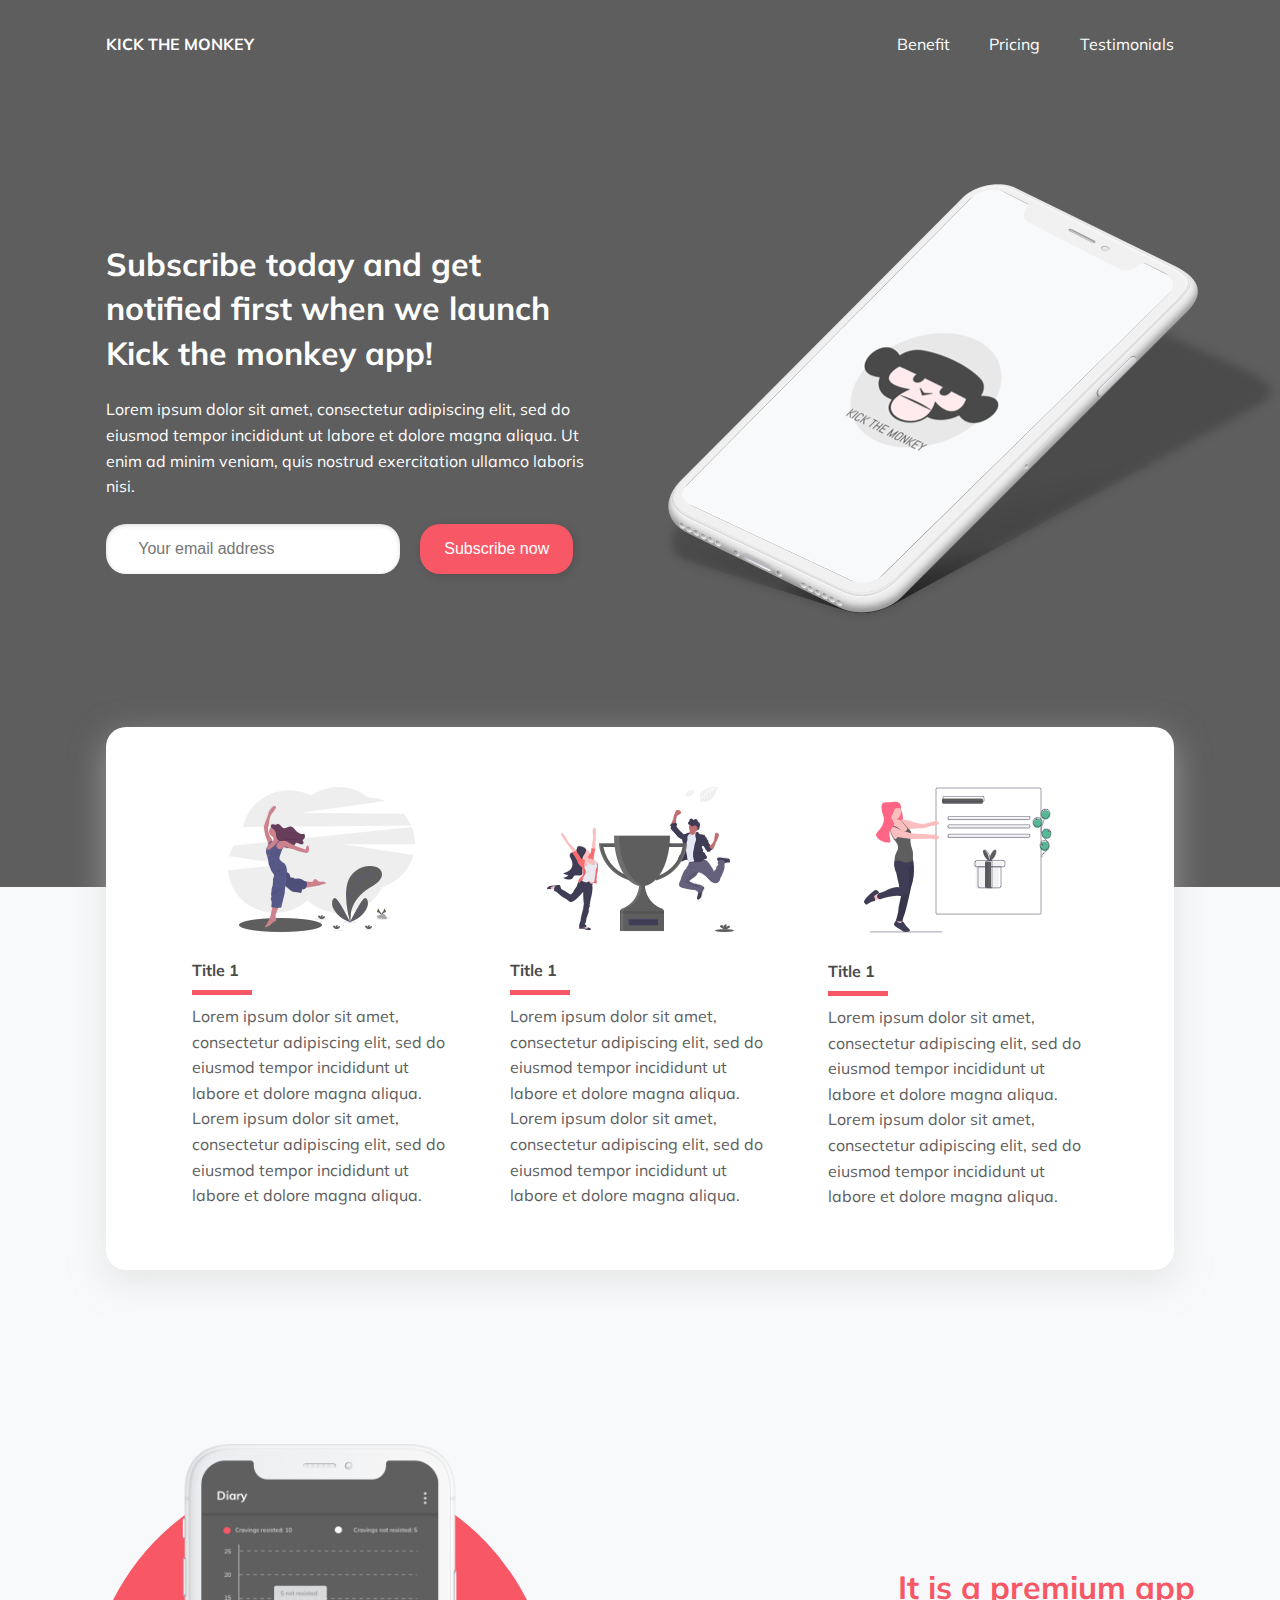
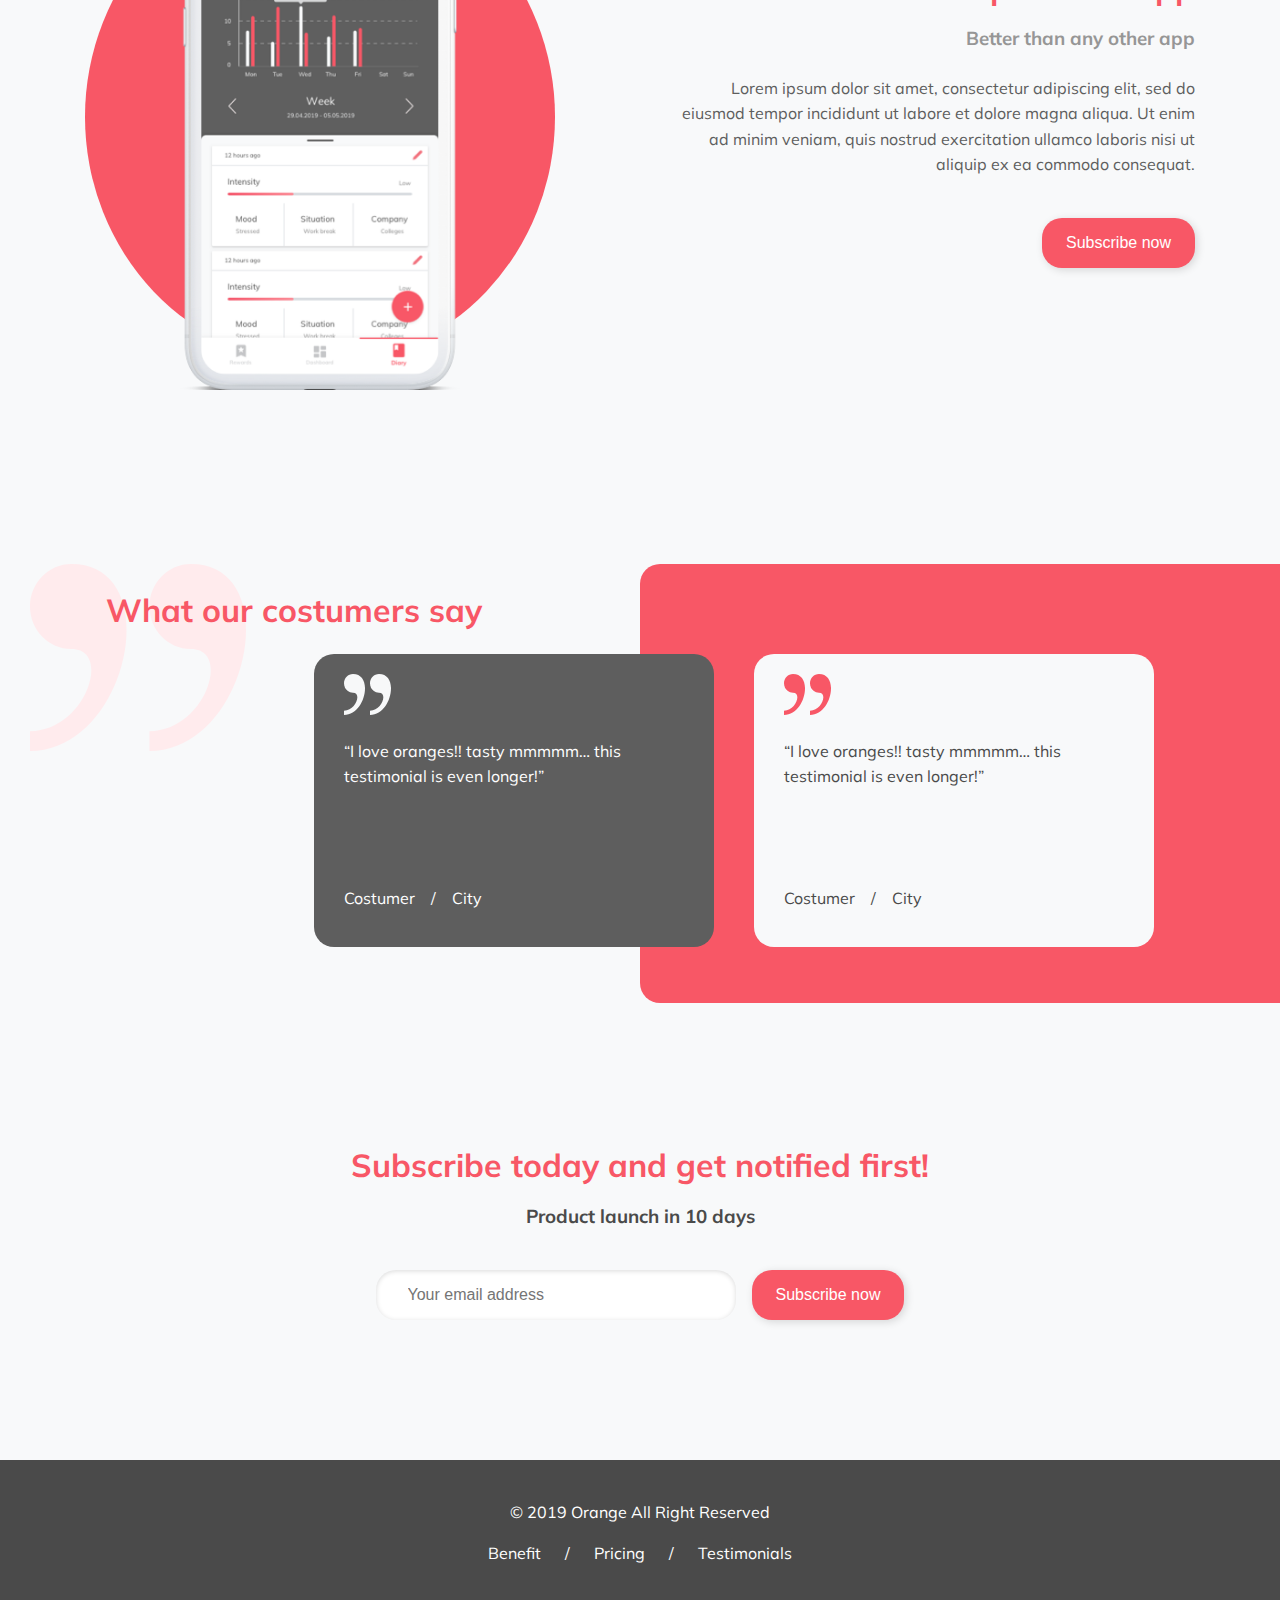
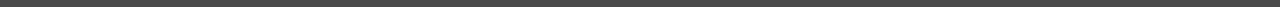
<file: index.html>
<!DOCTYPE html>
<html lang="en">
  <head>
    <meta charset="UTF-8" />
    <meta name="viewport" content="width=device-width, initial-scale=1.0" />
    <meta http-equiv="X-UA-Compatible" content="ie=edge" />
    <link rel="icon" href="./images/favicon.ico" type="image/x-icon" />
    <link
      href="https://fonts.googleapis.com/css?family=Muli:300,400,600,700,800"
      rel="stylesheet"
    />
    <link rel="stylesheet" href="./stylesheets/custom.css" />
    <title>Kick the monkey</title>
  </head>

  <body>
    <header>
      <nav>
        <p class="logo"><b>Kick the monkey</b></p>
        <div>
          <a href="#benefit">Benefit</a>
          <a href="#pricing">Pricing</a>
          <a href="#testimonials">Testimonials</a>
        </div>
      </nav>

      <div class="subscribe-now">
        <div class="subscribe-description">
          <h1>
            Subscribe today and get notified first when we launch Kick the
            monkey app!
          </h1>
          <p>
            Lorem ipsum dolor sit amet, consectetur adipiscing elit, sed do
            eiusmod tempor incididunt ut labore et dolore magna aliqua. Ut enim
            ad minim veniam, quis nostrud exercitation ullamco laboris nisi.
          </p>
          <form>
            <input type="text" placeholder="Your email address" />
            <button>Subscribe now</button>
          </form>
        </div>

        <div class="mockup-splash">
          <img src="./images/clay-white.png" alt="mockup" />
        </div>
      </div>
    </header>

    <section>
      <div class="promisse-section">
        <div class="promisse-box" id="benefit">
          <div class="promisse">
            <img src="./images/undraw-workout-gcgu.png" alt="workout" />
            <h4>Title 1</h4>
            <div class="divider"></div>
            <p>
              Lorem ipsum dolor sit amet, consectetur adipiscing elit, sed do
              eiusmod tempor incididunt ut labore et dolore magna aliqua. Lorem
              ipsum dolor sit amet, consectetur adipiscing elit, sed do eiusmod
              tempor incididunt ut labore et dolore magna aliqua.
            </p>
          </div>

          <div class="promisse">
            <img src="./images/undraw-winners-ao-2-o.png" alt="winners" />
            <h4>Title 1</h4>
            <div class="divider"></div>
            <p>
              Lorem ipsum dolor sit amet, consectetur adipiscing elit, sed do
              eiusmod tempor incididunt ut labore et dolore magna aliqua. Lorem
              ipsum dolor sit amet, consectetur adipiscing elit, sed do eiusmod
              tempor incididunt ut labore et dolore magna aliqua.
            </p>
          </div>
          <div class="promisse">
            <img src="./images/undraw-gift-card-6-ekc.png" alt="reward" />
            <h4>Title 1</h4>
            <div class="divider"></div>
            <p>
              Lorem ipsum dolor sit amet, consectetur adipiscing elit, sed do
              eiusmod tempor incididunt ut labore et dolore magna aliqua. Lorem
              ipsum dolor sit amet, consectetur adipiscing elit, sed do eiusmod
              tempor incididunt ut labore et dolore magna aliqua.
            </p>
          </div>
        </div>
      </div>

      <div class="premium-box" id="pricing">
        <div class="oval">
          <img src="./images/diary-mockup.png" alt="" />
        </div>
        <div class="premium-description">
          <h1>It is a premium app</h1>
          <h3>Better than any other app</h3>
          <p>
            Lorem ipsum dolor sit amet, consectetur adipiscing elit, sed do
            eiusmod tempor incididunt ut labore et dolore magna aliqua. Ut enim
            ad minim veniam, quis nostrud exercitation ullamco laboris nisi ut
            aliquip ex ea commodo consequat.
          </p>
          <button>Subscribe now</button>
        </div>
      </div>

      <div class="testimonials-section" id="testimonials">
        <h1>What our costumers say</h1>

        <div class="pink-bg"></div>

        <div class="testimonials">
          <div class="quote-1">
            <img src="./images/shape-1.svg" alt="quotation" />
            <div class="sentence">
              <p>
                “I love oranges!! tasty mmmmm… this testimonial is even longer!”
              </p>
            </div>
            <div class="costumer">
              <p>Costumer</p>
              <div class="quote-divider-one">/</div>
              <p>City</p>
            </div>
          </div>

          <div class="quote-2">
            <img src="./images/shape-2.svg" alt="quotation" />
            <div class="sentence">
              <p>
                “I love oranges!! tasty mmmmm… this testimonial is even longer!”
              </p>
            </div>
            <div class="costumer">
              <p>Costumer</p>
              <div class="quote-divider-two">/</div>
              <p>City</p>
            </div>
          </div>
        </div>
      </div>

      <div class="get-notified">
        <h1>Subscribe today and get notified first!</h1>
        <h3>Product launch in 10 days</h3>
        <div class="last-form">
          <input type="text" placeholder="Your email address" />
          <button>Subscribe now</button>
        </div>
      </div>
    </section>

    <footer>
      <p>© 2019 Orange All Right Reserved</p>
      <div class="bottom-links">
        <p>Benefit</p>
        <div class="links-divider">/</div>
        <p>Pricing</p>
        <div class="links-divider">/</div>
        <p>Testimonials</p>
      </div>
    </footer>
  </body>
</html>
</file>
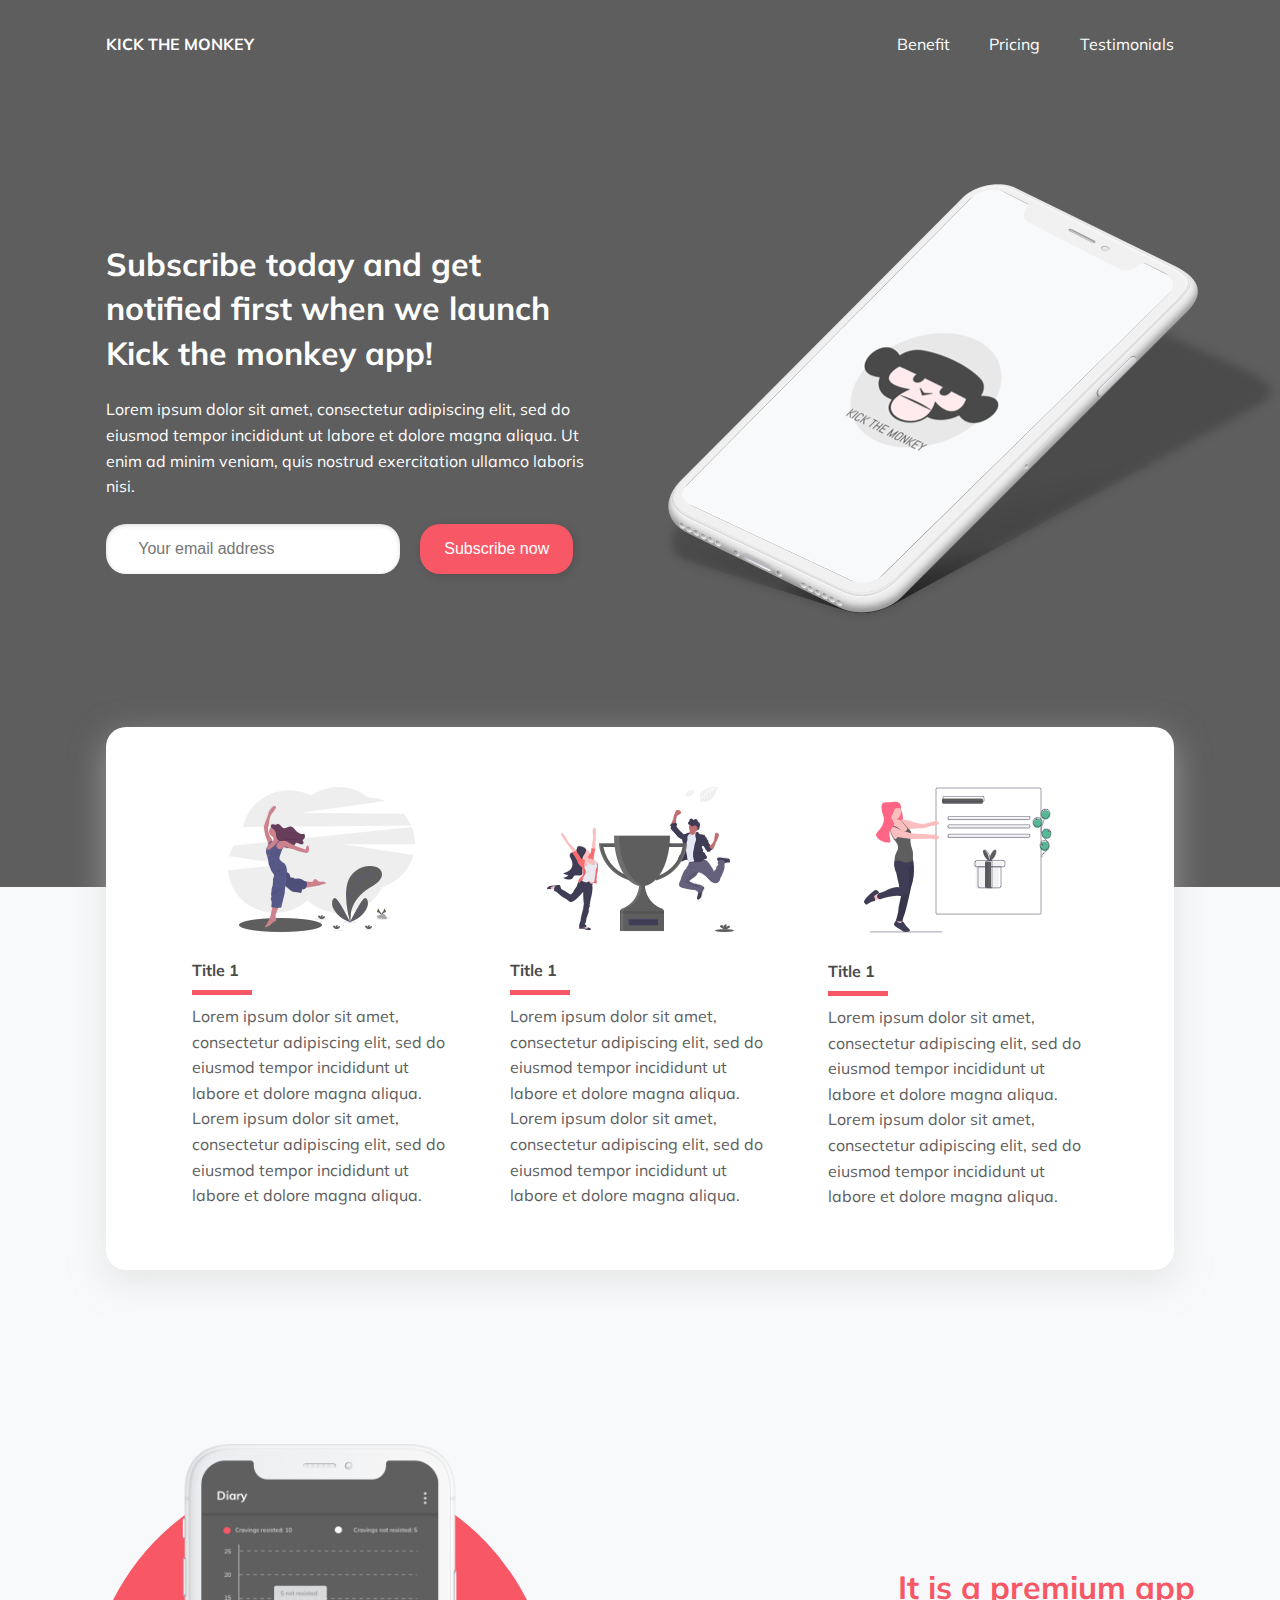
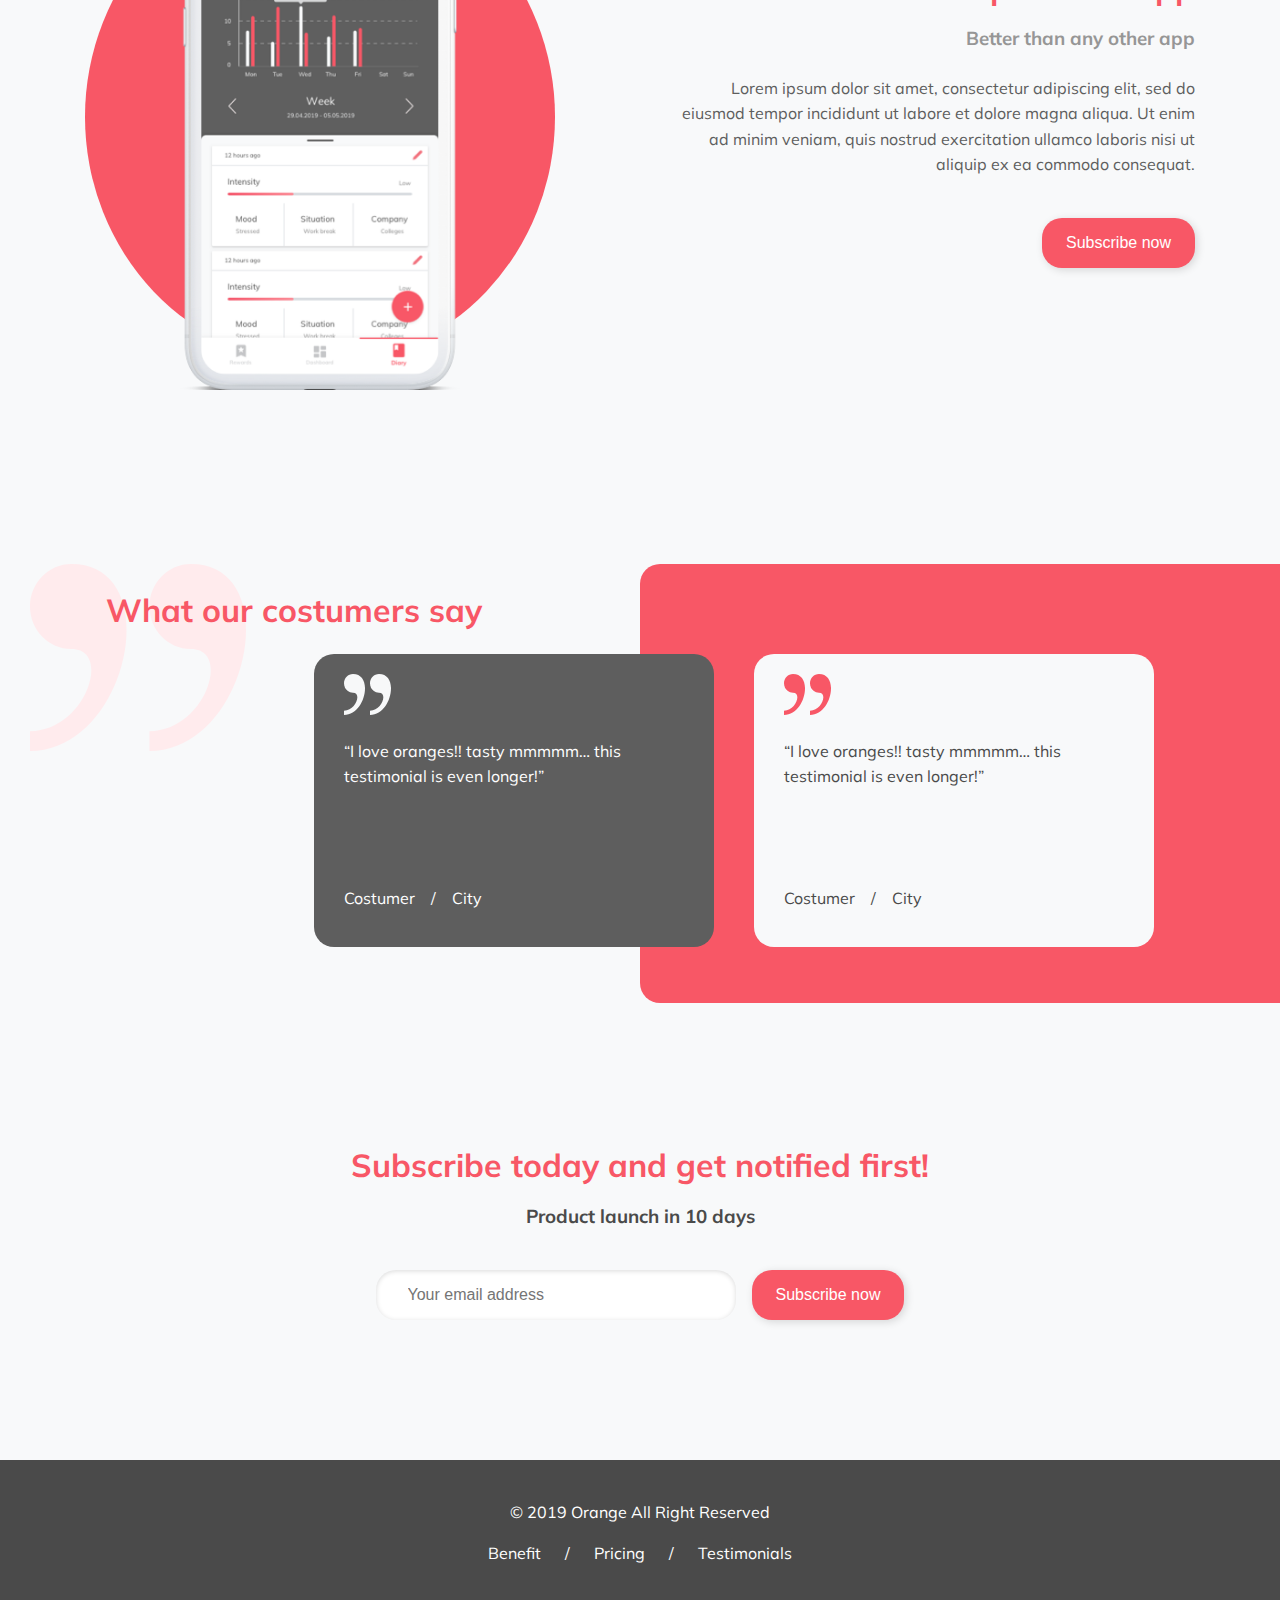
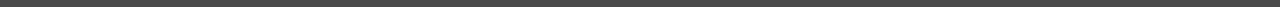
<file: Landing page/index.html>
<!DOCTYPE html>
<html lang="en">
  <head>
    <meta charset="UTF-8" />
    <meta name="viewport" content="width=device-width, initial-scale=1.0" />
    <meta http-equiv="X-UA-Compatible" content="ie=edge" />
    <link rel="shortcut icon" href="favicon.ico" type="image/x-icon" />
    <link
      href="https://fonts.googleapis.com/css?family=Muli:300,400,600,700,800"
      rel="stylesheet"
    />
    <link rel="stylesheet" href="./stylesheets/custom.css" />
    <title>Kick the monkey</title>
  </head>

  <body>
    <header>
      <nav>
        <p class="logo"><b>Kick the monkey</b></p>
        <div>
          <a href="#benefit">Benefit</a>
          <a href="#pricing">Pricing</a>
          <a href="#testimonials">Testimonials</a>
        </div>
      </nav>

      <div class="subscribe-now">
        <div class="subscribe-description">
          <h1>
            Subscribe today and get notified first when we launch Kick the
            monkey app!
          </h1>
          <p>
            Lorem ipsum dolor sit amet, consectetur adipiscing elit, sed do
            eiusmod tempor incididunt ut labore et dolore magna aliqua. Ut enim
            ad minim veniam, quis nostrud exercitation ullamco laboris nisi.
          </p>
          <form>
            <input type="text" placeholder="Your email address" />
            <button>Subscribe now</button>
          </form>
        </div>

        <div class="mockup-splash">
          <img src="./images/clay-white.png" alt="mockup" />
        </div>
      </div>
    </header>

    <section>
      <div class="promisse-section">
        <div class="promisse-box" id="benefit">
          <div class="promisse">
            <img src="./images/undraw-workout-gcgu.png" alt="workout" />
            <h4>Title 1</h4>
            <div class="divider"></div>
            <p>
              Lorem ipsum dolor sit amet, consectetur adipiscing elit, sed do
              eiusmod tempor incididunt ut labore et dolore magna aliqua. Lorem
              ipsum dolor sit amet, consectetur adipiscing elit, sed do eiusmod
              tempor incididunt ut labore et dolore magna aliqua.
            </p>
          </div>

          <div class="promisse">
            <img src="./images/undraw-winners-ao-2-o.png" alt="winners" />
            <h4>Title 1</h4>
            <div class="divider"></div>
            <p>
              Lorem ipsum dolor sit amet, consectetur adipiscing elit, sed do
              eiusmod tempor incididunt ut labore et dolore magna aliqua. Lorem
              ipsum dolor sit amet, consectetur adipiscing elit, sed do eiusmod
              tempor incididunt ut labore et dolore magna aliqua.
            </p>
          </div>
          <div class="promisse">
            <img src="./images/undraw-gift-card-6-ekc.png" alt="reward" />
            <h4>Title 1</h4>
            <div class="divider"></div>
            <p>
              Lorem ipsum dolor sit amet, consectetur adipiscing elit, sed do
              eiusmod tempor incididunt ut labore et dolore magna aliqua. Lorem
              ipsum dolor sit amet, consectetur adipiscing elit, sed do eiusmod
              tempor incididunt ut labore et dolore magna aliqua.
            </p>
          </div>
        </div>
      </div>

      <div class="premium-box" id="pricing">
        <div class="oval">
          <img src="./images/diary-mockup.png" alt="" />
        </div>
        <div class="premium-description">
          <h1>It is a premium app</h1>
          <h3>Better than any other app</h3>
          <p>
            Lorem ipsum dolor sit amet, consectetur adipiscing elit, sed do
            eiusmod tempor incididunt ut labore et dolore magna aliqua. Ut enim
            ad minim veniam, quis nostrud exercitation ullamco laboris nisi ut
            aliquip ex ea commodo consequat.
          </p>
          <button>Subscribe now</button>
        </div>
      </div>

      <div class="testimonials-section" id="testimonials">
        <h1>What our costumers say</h1>

        <div class="pink-bg"></div>

        <div class="testimonials">
          <div class="quote-1">
            <img src="./images/shape-1.svg" alt="quotation" />
            <div class="sentence">
              <p>
                “I love oranges!! tasty mmmmm… this testimonial is even longer!”
              </p>
            </div>
            <div class="costumer">
              <p>Costumer</p>
              <div class="quote-divider-one">/</div>
              <p>City</p>
            </div>
          </div>

          <div class="quote-2">
            <img src="./images/shape-2.svg" alt="quotation" />
            <div class="sentence">
              <p>
                “I love oranges!! tasty mmmmm… this testimonial is even longer!”
              </p>
            </div>
            <div class="costumer">
              <p>Costumer</p>
              <div class="quote-divider-two">/</div>
              <p>City</p>
            </div>
          </div>
        </div>
      </div>

      <div class="get-notified">
        <h1>Subscribe today and get notified first!</h1>
        <h3>Product launch in 10 days</h3>
        <div class="last-form">
          <input type="text" placeholder="Your email address" />
          <button>Subscribe now</button>
        </div>
      </div>
    </section>

    <footer>
      <p>© 2019 Orange All Right Reserved</p>
      <div class="bottom-links">
        <p>Benefit</p>
        <div class="links-divider">/</div>
        <p>Pricing</p>
        <div class="links-divider">/</div>
        <p>Testimonials</p>
      </div>
    </footer>
  </body>
</html>
</file>
<file: stylesheets/custom.css>
* {
  box-sizing: border-box;
}

body,
html {
  margin: 0;
  padding: 0;
  font-family: "Muli", sans-serif;
  line-height: 1.6em;
  scroll-behavior: smooth;
}

body {
  background-color: #f8f9fa;
}

/* HEADER */

header {
  background-color: #5e5e5e;
  background: cover;
}

nav {
  display: flex;
  justify-content: space-between;
  align-items: center;
  padding: 16px 8.3%;
  position: fixed;
  top: 0;
  right: 0;
  width: 100%;
  background: #5e5e5e;
  z-index: 1;
}

.logo {
  color: white;
  text-transform: uppercase;
}

a {
  text-decoration: none;
  color: white;
  margin-left: 35.5px;
}

a:hover {
  color: #f85766;
}

/* SUBSCRIBE HEADER */

.subscribe-now {
  display: flex;
  padding-left: 8.3%;
  padding-bottom: 20%;
  padding-top: 8.3%;
  align-items: center;
  margin-top: 6.1%;
}

.subscribe-description {
  margin-right: 5.6%;
  color: white;
}

.subscribe-description p {
  margin-bottom: 0px;
}

h1 {
  margin-top: 0px;
  line-height: 1.4em;
}

button {
  background: #f85766;
  color: white;
  border: none;
  border-radius: 20px;
  display: inline-block;
  padding: 16px 24px;
  text-align: center;
  text-decoration: none;
  font-size: 16px;
  margin: 24px 0px 0px 16px;
  box-shadow: 2px 2px 8px 0 rgba(0, 0, 0, 0.14);
}

input {
  width: 60%;
  padding: 16px 32px;
  margin: 24px 0px 0px 0px;
  border: none;
  border-radius: 20px;
  font-size: 16px;
  background-color: white;
  color: #cdcdcd;
  box-shadow: inset 0 1px 5px 0 rgba(0, 0, 0, 0.15);
}

/* SECTION */

/* PROMISSE BOX */

.divider {
  width: 60px;
  height: 5px;
  margin: 0 0;
  background-color: #f85766;
}

.promisse-box {
  display: flex;
  justify-content: space-between;
  /* flex-wrap: wrap; */
  border-radius: 20px;
  box-shadow: 0 10px 34px 0 rgba(210, 210, 210, 0.5);
  padding: 60px 8%;
  background-color: #ffffff;
  margin-top: -15%;
  max-width: 1110px;
  margin-left: auto;
  margin-right: auto;
}

.promisse-section {
  padding: 0 8.3%;
}

.promisse {
  width: 260px;
}

.promisse img {
  margin: 0 auto 10% auto;
  display: block;
}

h4 {
  margin: 0 0 2.6% 0;
  color: #4a4a4a;
}

.promisse p {
  margin: 3.4% 0 0 0;
  font-size: 16px;
  color: #5e5e5e;
}

/* PREMIUM SECTION */

.premium-box {
  margin-top: 200px;
  margin-bottom: 200px;
  display: flex;
  align-items: center;
  max-width: 1110px;
  margin-left: auto;
  margin-right: auto;
}

.oval {
  width: 494px;
  height: 494px;
  background-color: #f85766;
  border-radius: 50%;
  display: flex;
  justify-content: center;
  align-items: center;
}

.oval img {
  width: 280px;
}

.premium-description {
  width: 50%;
  margin-left: 10.1%;
  text-align: right;
}

.premium-description h1 {
  font-size: 32px;
  margin-bottom: 16px;
  color: #f85766;
}

.premium-description h3 {
  color: #969696;
  margin-top: 16px;
  margin-bottom: 0px;
}

.premium-description p {
  margin-top: 24px;
  color: #5e5e5e;
}

/* TESTIMONIALS */

.testimonials-section {
  background-image: url(../images/two-quotes.svg);
  background-position: 30px 0;
  margin-top: 180px;
  background-repeat: no-repeat;
  padding: 24px 8.3% 56px 8.3%;
  display: flex;
  flex-direction: column;
  position: relative;
  height: auto;
}

.pink-bg {
  position: absolute;
  top: 0;
  right: 0;
  display: block;
  width: 50%;
  height: 100%;
  z-index: -1;
  background-color: #f85766;
  border-radius: 20px 0px 0px 20px;
}

.testimonials {
  display: flex;
  /* justify-content: center; */
  justify-content: flex-end;
  align-items: stretch;
  width: 100%;
}

.testimonials-section h1 {
  color: #f85766;
  font-size: 32px;
  /* margin: 0 auto 30px; */
  width: 100%;
  max-width: 1200px;
}

.testimonials > div {
  padding: 20px 30px;
  margin: 0 20px;
  border-radius: 20px;
  width: 400px;
}

.sentence {
  margin: 10px 0 80px 0;
}

.quote-1 {
  background: #5e5e5e;
}

.quote-1 p {
  color: white;
}

.quote-2 {
  background: #f8f9fa;
}

.quote-2 p {
  color: #4a4a4a;
}

.costumer {
  display: flex;
  align-items: center;
}

.quote-divider-one {
  margin: 0 16px;
  color: white;
}

.quote-divider-two {
  margin: 0 16px;
  color: #4a4a4a;
}

/* GET NOTIFIED */

.get-notified {
  margin: 140px;
  display: flex;
  flex-direction: column;
  align-items: center;
  max-width: 1110px;
  margin-left: auto;
  margin-right: auto;
}

.get-notified h1 {
  margin-bottom: 16px;
  color: #f85766;
  font-size: 32px;
}

.get-notified h3 {
  margin: 0;
  margin-bottom: 16px;
  color: #4a4a4a;
}

.last-form {
  display: flex;
}

.last-form input {
  width: 360px;
  padding: 16px 32px;
  margin: 24px 0px 0px 0px;
  border: none;
  border-radius: 20px;
  font-size: 16px;
  background-color: white;
  color: #cdcdcd;
  box-shadow: inset 0 1px 5px 0 rgba(0, 0, 0, 0.15);
}

.last-form button {
  background: #f85766;
  color: white;
  border: none;
  border-radius: 20px;
  display: inline-block;
  padding: 16px 24px;
  text-align: center;
  text-decoration: none;
  font-size: 16px;
  margin: 24px 0px 0px 16px;
  box-shadow: 2px 2px 8px 0 rgba(0, 0, 0, 0.14);
}

/* FOOTER */

footer {
  background-color: #4a4a4a;
  background: cover;
  padding: 40px;
  display: flex;
  flex-direction: column;
  align-items: center;
}

footer p {
  color: white;
  font-size: 16px;
  margin: 0;
}

.bottom-links {
  display: flex;
  margin-top: 16px;
}

.links-divider {
  color: white;
  margin: 0px 24px;
}

/* MEDIA QUERIES */
@media (max-width: 1000px) {
  .promisse-box {
    flex-direction: column;
    text-align: center;
  }
  .promisse img {
    margin: 10% auto 10% auto;
    display: block;
  }
  .promisse {
    width: 100%;
  }
  .divider {
    margin: auto;
  }

  .premium-box {
    flex-direction: column;
  }

  .premium-description {
    text-align: center;
    margin-top: 10%;
    margin-left: 0;
  }

  .testimonials-section h1 {
    /* margin-right: 10%;
    margin-bottom: 10%; */
    width: 50%;
  }
}

@media (max-width: 1220px) {
  .subscribe-now {
    flex-direction: column-reverse;
  }

  .subscribe-description {
    margin-top: 10px;
    padding: 8.3%;
    text-align: center;
  }
}

@media (max-width: 600px) {
  nav {
    text-align: center;
    display: block;
    margin-bottom: 20px;
  }

  .subscribe-now {
    margin-top: 15%;
  }
}
</file>
<file: Landing page/stylesheets/custom.css>
* {
  box-sizing: border-box;
}

body,
html {
  margin: 0;
  padding: 0;
  font-family: "Muli", sans-serif;
  line-height: 1.6em;
  scroll-behavior: smooth;
}

body {
  background-color: #f8f9fa;
}

/* HEADER */

header {
  background-color: #5e5e5e;
  background: cover;
}

nav {
  display: flex;
  justify-content: space-between;
  align-items: center;
  padding: 16px 8.3%;
  position: fixed;
  top: 0;
  right: 0;
  width: 100%;
  background: #5e5e5e;
  z-index: 1;
}

.logo {
  color: white;
  text-transform: uppercase;
}

a {
  text-decoration: none;
  color: white;
  margin-left: 35.5px;
}

a:hover {
  color: #f85766;
}

/* SUBSCRIBE HEADER */

.subscribe-now {
  display: flex;
  padding-left: 8.3%;
  padding-bottom: 20%;
  padding-top: 8.3%;
  align-items: center;
  margin-top: 6.1%;
}

.subscribe-description {
  margin-right: 5.6%;
  color: white;
}

.subscribe-description p {
  margin-bottom: 0px;
}

h1 {
  margin-top: 0px;
  line-height: 1.4em;
}

button {
  background: #f85766;
  color: white;
  border: none;
  border-radius: 20px;
  display: inline-block;
  padding: 16px 24px;
  text-align: center;
  text-decoration: none;
  font-size: 16px;
  margin: 24px 0px 0px 16px;
  box-shadow: 2px 2px 8px 0 rgba(0, 0, 0, 0.14);
}

input {
  width: 60%;
  padding: 16px 32px;
  margin: 24px 0px 0px 0px;
  border: none;
  border-radius: 20px;
  font-size: 16px;
  background-color: white;
  color: #cdcdcd;
  box-shadow: inset 0 1px 5px 0 rgba(0, 0, 0, 0.15);
}

/* SECTION */

/* PROMISSE BOX */

.divider {
  width: 60px;
  height: 5px;
  margin: 0 0;
  background-color: #f85766;
}

.promisse-box {
  display: flex;
  justify-content: space-between;
  /* flex-wrap: wrap; */
  border-radius: 20px;
  box-shadow: 0 10px 34px 0 rgba(210, 210, 210, 0.5);
  padding: 60px 8%;
  background-color: #ffffff;
  margin-top: -15%;
  max-width: 1110px;
  margin-left: auto;
  margin-right: auto;
}

.promisse-section {
  padding: 0 8.3%;
}

.promisse {
  width: 260px;
}

.promisse img {
  margin: 0 auto 10% auto;
  display: block;
}

h4 {
  margin: 0 0 2.6% 0;
  color: #4a4a4a;
}

.promisse p {
  margin: 3.4% 0 0 0;
  font-size: 16px;
  color: #5e5e5e;
}

/* PREMIUM SECTION */

.premium-box {
  margin-top: 200px;
  margin-bottom: 200px;
  display: flex;
  align-items: center;
  max-width: 1110px;
  margin-left: auto;
  margin-right: auto;
}

.oval {
  width: 494px;
  height: 494px;
  background-color: #f85766;
  border-radius: 50%;
  display: flex;
  justify-content: center;
  align-items: center;
}

.oval img {
  width: 280px;
}

.premium-description {
  width: 50%;
  margin-left: 10.1%;
  text-align: right;
}

.premium-description h1 {
  font-size: 32px;
  margin-bottom: 16px;
  color: #f85766;
}

.premium-description h3 {
  color: #969696;
  margin-top: 16px;
  margin-bottom: 0px;
}

.premium-description p {
  margin-top: 24px;
  color: #5e5e5e;
}

/* TESTIMONIALS */

.testimonials-section {
  background-image: url(../images/two-quotes.svg);
  background-position: 30px 0;
  margin-top: 180px;
  background-repeat: no-repeat;
  padding: 24px 8.3% 56px 8.3%;
  display: flex;
  flex-direction: column;
  position: relative;
  height: auto;
}

.pink-bg {
  position: absolute;
  top: 0;
  right: 0;
  display: block;
  width: 50%;
  height: 100%;
  z-index: -1;
  background-color: #f85766;
  border-radius: 20px 0px 0px 20px;
}

.testimonials {
  display: flex;
  /* justify-content: center; */
  justify-content: flex-end;
  align-items: stretch;
  width: 100%;
}

.testimonials-section h1 {
  color: #f85766;
  font-size: 32px;
  /* margin: 0 auto 30px; */
  width: 100%;
  max-width: 1200px;
}

.testimonials > div {
  padding: 20px 30px;
  margin: 0 20px;
  border-radius: 20px;
  width: 400px;
}

.sentence {
  margin: 10px 0 80px 0;
}

.quote-1 {
  background: #5e5e5e;
}

.quote-1 p {
  color: white;
}

.quote-2 {
  background: #f8f9fa;
}

.quote-2 p {
  color: #4a4a4a;
}

.costumer {
  display: flex;
  align-items: center;
}

.quote-divider-one {
  margin: 0 16px;
  color: white;
}

.quote-divider-two {
  margin: 0 16px;
  color: #4a4a4a;
}

/* GET NOTIFIED */

.get-notified {
  margin: 140px;
  display: flex;
  flex-direction: column;
  align-items: center;
  max-width: 1110px;
  margin-left: auto;
  margin-right: auto;
}

.get-notified h1 {
  margin-bottom: 16px;
  color: #f85766;
  font-size: 32px;
}

.get-notified h3 {
  margin: 0;
  margin-bottom: 16px;
  color: #4a4a4a;
}

.last-form {
  display: flex;
}

.last-form input {
  width: 360px;
  padding: 16px 32px;
  margin: 24px 0px 0px 0px;
  border: none;
  border-radius: 20px;
  font-size: 16px;
  background-color: white;
  color: #cdcdcd;
  box-shadow: inset 0 1px 5px 0 rgba(0, 0, 0, 0.15);
}

.last-form button {
  background: #f85766;
  color: white;
  border: none;
  border-radius: 20px;
  display: inline-block;
  padding: 16px 24px;
  text-align: center;
  text-decoration: none;
  font-size: 16px;
  margin: 24px 0px 0px 16px;
  box-shadow: 2px 2px 8px 0 rgba(0, 0, 0, 0.14);
}

/* FOOTER */

footer {
  background-color: #4a4a4a;
  background: cover;
  padding: 40px;
  display: flex;
  flex-direction: column;
  align-items: center;
}

footer p {
  color: white;
  font-size: 16px;
  margin: 0;
}

.bottom-links {
  display: flex;
  margin-top: 16px;
}

.links-divider {
  color: white;
  margin: 0px 24px;
}

/* MEDIA QUERIES */
@media (max-width: 1000px) {
  .promisse-box {
    flex-direction: column;
    text-align: center;
  }
  .promisse img {
    margin: 10% auto 10% auto;
    display: block;
  }
  .promisse {
    width: 100%;
  }
  .divider {
    margin: auto;
  }

  .premium-box {
    flex-direction: column;
  }

  .premium-description {
    text-align: center;
    margin-top: 10%;
    margin-left: 0;
  }

  .testimonials-section h1 {
    /* margin-right: 10%;
    margin-bottom: 10%; */
    width: 50%;
  }
}

@media (max-width: 1220px) {
  .subscribe-now {
    flex-direction: column-reverse;
  }

  .subscribe-description {
    margin-top: 10px;
    padding: 8.3%;
    text-align: center;
  }
}

@media (max-width: 600px) {
  nav {
    text-align: center;
    display: block;
    margin-bottom: 20px;
  }

  .subscribe-now {
    margin-top: 15%;
  }
}
</file>
